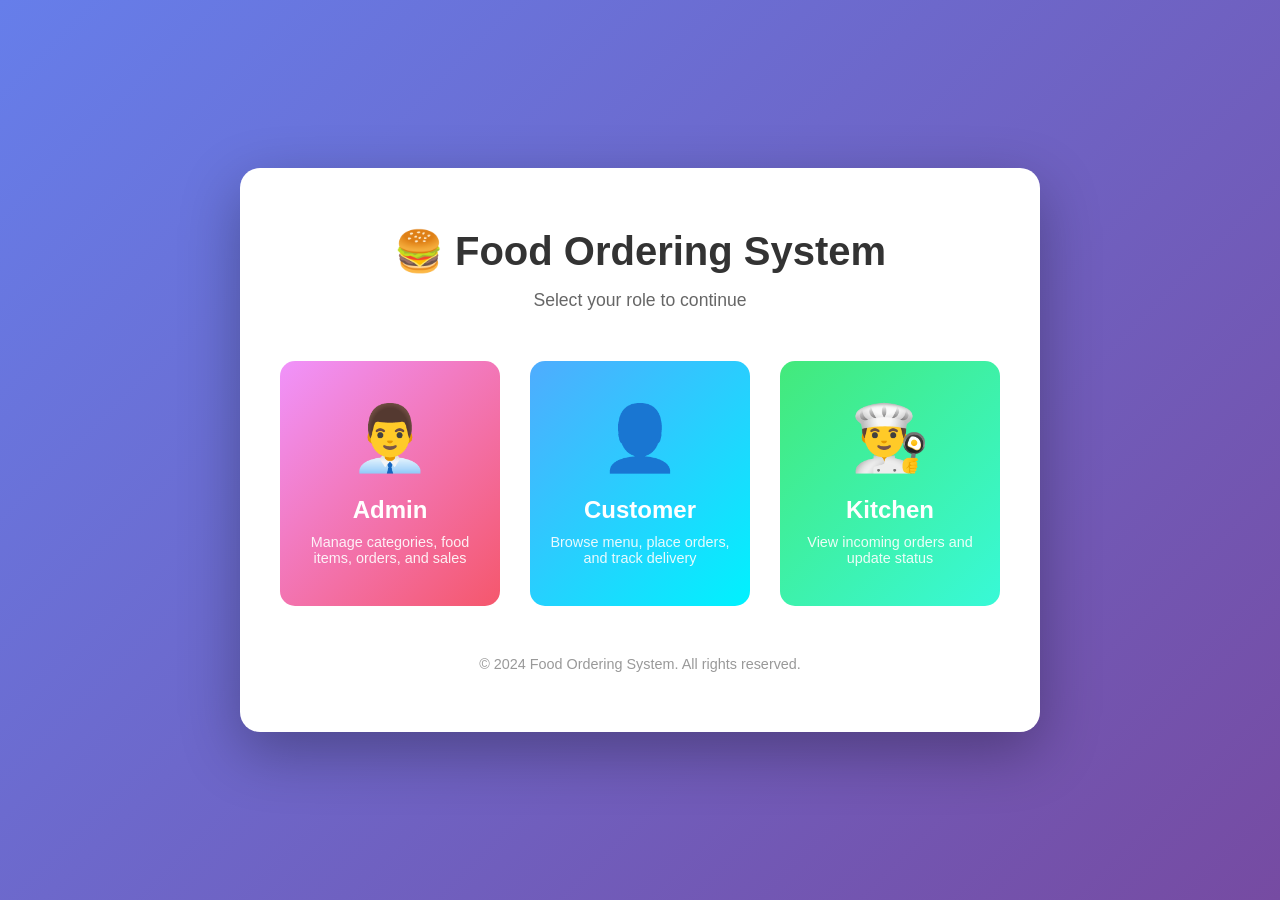
<file: index.html>
<!DOCTYPE html>
<html lang="en">
<head>
    <meta charset="UTF-8">
    <meta name="viewport" content="width=device-width, initial-scale=1.0">
    <title>Food Ordering System - Welcome</title>
    <style>
        /* Reset and Base Styles */
        * {
            margin: 0;
            padding: 0;
            box-sizing: border-box;
        }

        body {
            font-family: Arial, sans-serif;
            background: linear-gradient(135deg, #667eea 0%, #764ba2 100%);
            min-height: 100vh;
            display: flex;
            justify-content: center;
            align-items: center;
            padding: 20px;
        }

        /* Main Container */
        .container {
            background: white;
            border-radius: 20px;
            padding: 60px 40px;
            box-shadow: 0 20px 60px rgba(0, 0, 0, 0.3);
            text-align: center;
            max-width: 800px;
            width: 100%;
        }

        /* Header */
        h1 {
            color: #333;
            font-size: 2.5em;
            margin-bottom: 15px;
        }

        .subtitle {
            color: #666;
            font-size: 1.1em;
            margin-bottom: 50px;
        }

        /* Role Selection Cards */
        .role-container {
            display: flex;
            justify-content: space-around;
            gap: 30px;
            flex-wrap: wrap;
        }

        .role-card {
            flex: 1;
            min-width: 200px;
            background: linear-gradient(135deg, #667eea 0%, #764ba2 100%);
            border-radius: 15px;
            padding: 40px 20px;
            cursor: pointer;
            transition: transform 0.3s, box-shadow 0.3s;
            text-decoration: none;
            color: white;
        }

        .role-card:hover {
            transform: translateY(-10px);
            box-shadow: 0 15px 40px rgba(0, 0, 0, 0.3);
        }

        .role-card.admin {
            background: linear-gradient(135deg, #f093fb 0%, #f5576c 100%);
        }

        .role-card.customer {
            background: linear-gradient(135deg, #4facfe 0%, #00f2fe 100%);
        }

        .role-card.kitchen {
            background: linear-gradient(135deg, #43e97b 0%, #38f9d7 100%);
        }

        .role-icon {
            font-size: 4em;
            margin-bottom: 20px;
        }

        .role-title {
            font-size: 1.5em;
            font-weight: bold;
            margin-bottom: 10px;
        }

        .role-description {
            font-size: 0.9em;
            opacity: 0.9;
        }

        /* Footer */
        .footer {
            margin-top: 50px;
            color: #999;
            font-size: 0.9em;
        }

        /* Responsive */
        @media (max-width: 768px) {
            h1 {
                font-size: 2em;
            }

            .role-container {
                flex-direction: column;
            }

            .role-card {
                min-width: 100%;
            }
        }
    </style>
</head>
<body>
    <div class="container">
        <!-- Header -->
        <h1>🍔 Food Ordering System</h1>
        <p class="subtitle">Select your role to continue</p>

        <!-- Role Selection Cards -->
        <div class="role-container">
            <!-- Admin Card -->
            <a href="admin/index.php" class="role-card admin">
                <div class="role-icon">👨‍💼</div>
                <div class="role-title">Admin</div>
                <div class="role-description">
                    Manage categories, food items, orders, and sales
                </div>
            </a>

            <!-- Customer Card -->
            <a href="customer/login.php" class="role-card customer">
                <div class="role-icon">👤</div>
                <div class="role-title">Customer</div>
                <div class="role-description">
                    Browse menu, place orders, and track delivery
                </div>
            </a>

            <!-- Kitchen Card -->
            <a href="kitchen/index.php" class="role-card kitchen">
                <div class="role-icon">👨‍🍳</div>
                <div class="role-title">Kitchen</div>
                <div class="role-description">
                    View incoming orders and update status
                </div>
            </a>
        </div>

        <!-- Footer -->
        <div class="footer">
            <p>&copy; 2024 Food Ordering System. All rights reserved.</p>
        </div>
    </div>
</body>
</html>
</file>
